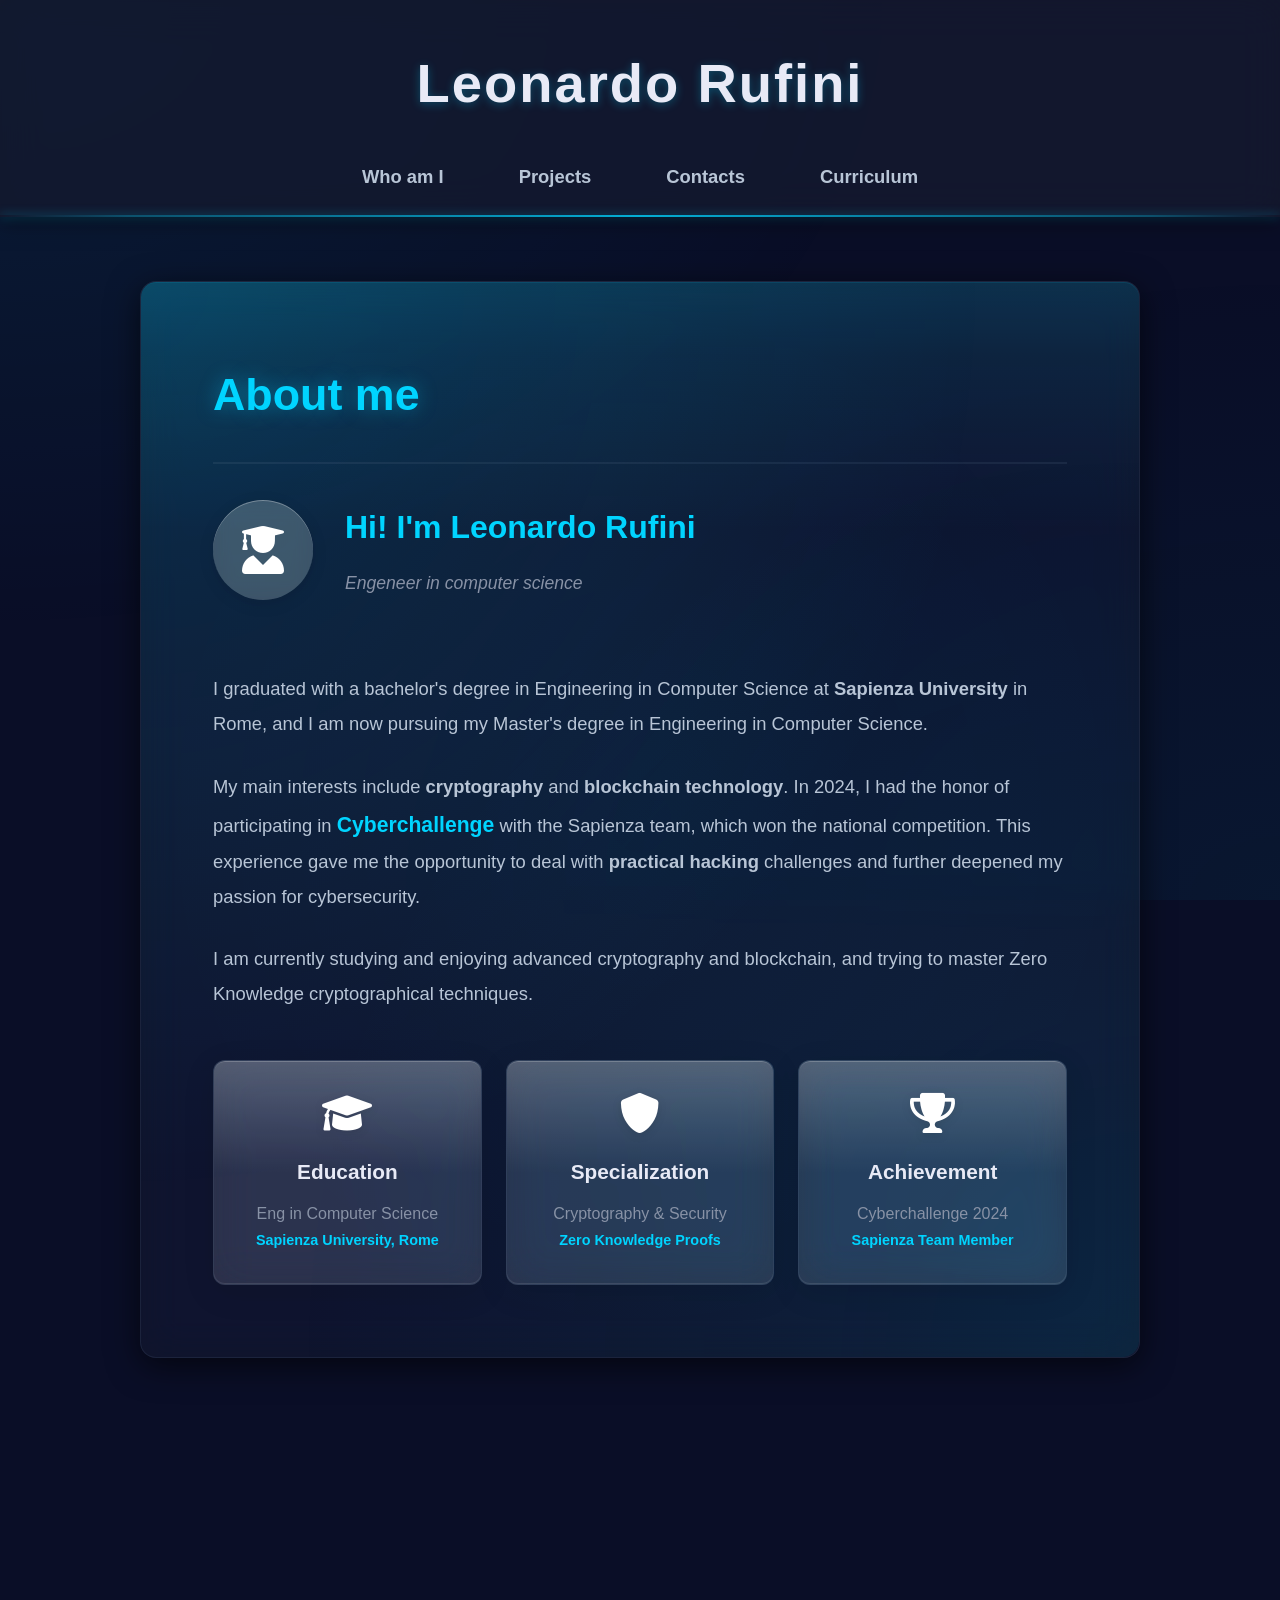
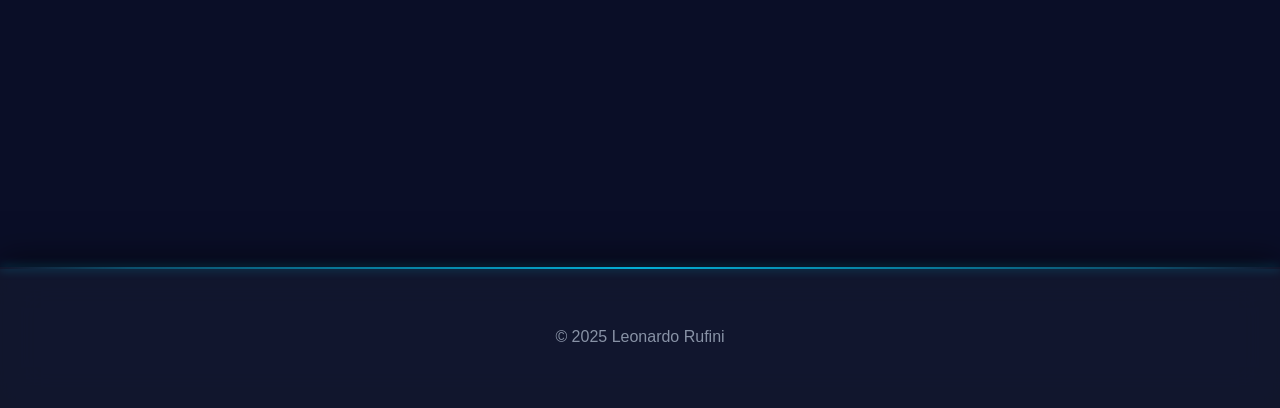
<file: DarkModern.html>
<!DOCTYPE html>
<html lang="it">
<head>
  <meta charset="UTF-8">
  <meta name="viewport" content="width=device-width, initial-scale=1.0">
  <title>Leonardo Rufini</title>
  <!-- Font da Google -->
  <link href="https://fonts.googleapis.com/css2?family=Roboto+Mono:wght@400;500;700&family=Poppins:wght@400;600;700&display=swap" rel="stylesheet">
  <!-- Font Awesome for Icons -->
  <link rel="stylesheet" href="https://cdnjs.cloudflare.com/ajax/libs/font-awesome/6.0.0-beta3/css/all.min.css">



  <!-- Inline CSS -->
  <style>
    /* Professional Dark Theme CSS Variables */
    :root {
     /* Deep, sophisticated dark background */
     --primary-bg: #0a0e27;
     --secondary-bg: #131829;
     --section-bg: rgba(20, 25, 45, 0.6);
     --card-bg: rgba(25, 32, 56, 0.5);
     
     /* Elegant accent colors - sophisticated teal/cyan */
     --accent-color: #00d4ff;
     --accent-secondary: #00a8cc;
     --accent-muted: #0891b2;
     --accent-glow: rgba(0, 212, 255, 0.4);
     
     /* Text colors for excellent readability */
     --text-primary: #e8eaf6;
     --text-secondary: #b8c5d6;
     --text-muted: #8892a6;
     --text-white: #ffffff;
     
     /* Borders with subtle elegance */
     --border-color: rgba(100, 120, 150, 0.15);
     --border-hover: rgba(0, 212, 255, 0.3);
     --border-bright: rgba(0, 212, 255, 0.5);
     
     /* Shadows for depth */
     --box-shadow: 0 8px 32px rgba(0, 0, 0, 0.4);
     --box-shadow-hover: 0 16px 48px rgba(0, 0, 0, 0.6);
     --glow-shadow: 0 0 30px rgba(0, 212, 255, 0.2);
     
     /* Gradient accents */
     --glass-highlight: linear-gradient(
       135deg,
       rgba(0, 212, 255, 0.1) 0%,
       rgba(0, 168, 204, 0.05) 50%,
       rgba(0, 212, 255, 0.1) 100%
     );
     
     --clickable-hover: linear-gradient(
        90deg,
        #00d4ff,
        #00a8cc,
        #0891b2,
        #00a8cc,
        #00d4ff
      );
     
     --border-radius-main: 16px;
     --border-radius-card: 12px;
     --transition-speed: 0.3s;
     --animation-duration: 0.7s;
     --stagger-delay: 0.08s;
    }

    * {
      box-sizing: border-box;
    }

    html, body {
      overflow-x: hidden;
      margin: 0;
      scroll-behavior: smooth;
    }

    body {
     font-family: -apple-system, BlinkMacSystemFont, "Helvetica Neue", sans-serif;
      margin: 0;
      line-height: 1.8;
      background: var(--primary-bg);
      color: var(--text-primary);
      position: relative;
      min-height: 100vh;
    }
    
    /* Subtle animated gradient overlay */
    body::before {
      content: '';
      position: fixed;
      top: 0;
      left: 0;
      right: 0;
      bottom: 0;
      background: radial-gradient(
        ellipse at top left,
        rgba(0, 212, 255, 0.08) 0%,
        transparent 50%
      ),
      radial-gradient(
        ellipse at bottom right,
        rgba(0, 168, 204, 0.06) 0%,
        transparent 50%
      );
      pointer-events: none;
      z-index: 0;
      animation: subtleShift 20s ease-in-out infinite alternate;
    }
    
    @keyframes subtleShift {
      0% { opacity: 0.5; }
      100% { opacity: 1; }
    }
    
    /* Header e Navbar */
    header {
      background: rgba(20, 25, 45, 0.85);
      backdrop-filter: blur(20px) saturate(150%);
      -webkit-backdrop-filter: blur(20px) saturate(150%);
      color: var(--text-primary);
      padding: 1.5em 0;
      text-align: center;
      position: sticky;
      top: 0;
      z-index: 1000;
      transition: all 0.4s cubic-bezier(0.4, 0, 0.2, 1);
      display: flex;
      flex-direction: column;
      align-items: center;
      box-shadow: 0 4px 20px rgba(0, 0, 0, 0.5);
      position: relative;
    }
    
    /* Gradient border bottom for header */
    header::after {
      content: '';
      position: absolute;
      bottom: 0;
      left: 0;
      right: 0;
      height: 2px;
      background: linear-gradient(
        90deg,
        transparent 0%,
        rgba(0, 212, 255, 0.3) 10%,
        rgba(0, 212, 255, 0.8) 50%,
        rgba(0, 212, 255, 0.3) 90%,
        transparent 100%
      );
      box-shadow: 0 0 10px rgba(0, 212, 255, 0.5);
    }

    /* Header scroll effect */
    header.scrolled {
      background: rgba(20, 25, 45, 0.95);
      backdrop-filter: blur(30px) saturate(180%);
      -webkit-backdrop-filter: blur(30px) saturate(180%);
      padding: 0.8em 0;
      box-shadow: 0 8px 32px rgba(0, 0, 0, 0.6);
    }
    
    header.scrolled::after {
      background: linear-gradient(
        90deg,
        transparent 0%,
        rgba(0, 212, 255, 0.4) 10%,
        rgba(0, 212, 255, 1) 50%,
        rgba(0, 212, 255, 0.4) 90%,
        transparent 100%
      );
      box-shadow: 0 0 15px rgba(0, 212, 255, 0.7);
    }
    
    header h1 {
      font-family: inherit;
      font-size: 3.4em; /* Even larger, more impactful title */
      margin: 0.2em 0 0.5em 0;
      letter-spacing: 2px;
      color: var(--text-primary);
      transition: font-size 0.3s ease, margin 0.3s ease;
      text-shadow: 0 2px 10px rgba(0, 212, 255, 0.3);
    }

    header.scrolled h1 {
        font-size: 2.6em;
    }

    nav {
      width: 100%;
      max-width: 1200px;
    }

    .nav-list {
      list-style: none;
      display: flex;
      justify-content: center;
      gap: 45px; /* More space */
      margin: 0;
      padding: 0;
      flex-wrap: wrap;
    }

    .nav-list li {
      margin: 0;
    }
    
    .nav-list a {
      color: var(--text-secondary);
      text-decoration: none;
      font-weight: 600;
      font-family: inherit;
      font-size: 1.15em;
      transition: all var(--transition-speed) ease;
      padding: 8px 15px;
      border-radius: var(--border-radius-card);
      position: relative;
    }

    .nav-list a::after {
        content: '';
        position: absolute;
        width: 0;
        height: 2px;
        background: var(--accent-color);
        bottom: 0;
        left: 50%;
        transform: translateX(-50%);
        transition: width var(--transition-speed) ease;
        box-shadow: 0 0 0px transparent;
    }

    .nav-list a:hover::after,
    .nav-list a.active::after {
        width: 100%;
        background: var(--accent-color);
        box-shadow: 0 0 10px var(--accent-glow), 0 0 20px var(--accent-glow);
    }

    .nav-list a:hover{
      color: var(--accent-color);
      transform: translateY(-3px);
      font-weight: 700;
      text-decoration: none;
      text-shadow: 0 0 10px var(--accent-glow);
    }

    /* Modern Glass Toggle Button */
    .nav-toggle {
        display: none;
        background: rgba(25, 32, 56, 0.8);
        backdrop-filter: blur(10px);
        -webkit-backdrop-filter: blur(10px);
        border: 1.5px solid var(--border-color);
        border-radius: 50%;
        cursor: pointer;
        padding: 0;
        z-index: 1001;
        transition: all 0.3s cubic-bezier(0.4, 0, 0.2, 1);
        position: relative;
        width: 50px;
        height: 50px;
        align-items: center;
        justify-content: center;
        box-shadow: 
          0 4px 16px rgba(0, 0, 0, 0.1),
          inset 0 1px 0 rgba(255, 255, 255, 0.3);
    }
    
    .nav-toggle:hover {
        background: rgba(255, 255, 255, 0.25);
        border-color: rgba(255, 255, 255, 0.5);
        transform: scale(1.05);
        box-shadow: 
          0 6px 20px rgba(0, 0, 0, 0.15),
          inset 0 1px 0 rgba(255, 255, 255, 0.4);
    }
    
    /* Icon inside the button */
    .nav-toggle i {
      font-size: 1.4em;
      color: rgba(255, 255, 255, 0.95);
      transition: all 0.3s ease;
    }
    
    /* When nav is active, change icon */
    .nav-toggle.active {
      background: rgba(255, 255, 255, 0.2);
      transform: rotate(90deg);
    }
    
    .nav-toggle.active i:before {
      content: "\f00d"; /* Font Awesome X icon code */
    }
    
    /* Sezioni - Elegant Dark Glass Morphism */
    section {
      padding: 4.5em;
      max-width: 1000px;
      margin: 2.5em auto;
      margin-top: 5%;
      margin-bottom: 5%;
      
      /* Sophisticated dark glass effect */
      background: var(--section-bg);
      backdrop-filter: blur(20px) saturate(150%);
      -webkit-backdrop-filter: blur(20px) saturate(150%);
      
      border-radius: var(--border-radius-main);
      color: var(--text-primary);
      position: relative;
      overflow: hidden;
      
      /* Elegant border with accent */
      border: 1px solid var(--border-color);
      
      /* Deep shadows for depth */
      box-shadow: 
        0 8px 32px rgba(0, 0, 0, 0.6),
        inset 0 1px 0 rgba(0, 212, 255, 0.1);

      opacity: 0;
      transform: translateY(40px);
      transition: all var(--animation-duration) cubic-bezier(0.4, 0, 0.2, 1);
    }
    
    /* Enhanced accent glow gradient - More Visible */
    section::before {
      content: '';
      position: absolute;
      top: 0;
      left: 0;
      right: 0;
      bottom: 0;
      border-radius: var(--border-radius-main);
      background: radial-gradient(
        ellipse at top left,
        rgba(0, 212, 255, 0.15) 0%,
        rgba(0, 212, 255, 0.08) 25%,
        transparent 60%
      ),
      radial-gradient(
        ellipse at bottom right,
        rgba(0, 168, 204, 0.12) 0%,
        rgba(0, 168, 204, 0.06) 25%,
        transparent 60%
      ),
      radial-gradient(
        ellipse at center,
        rgba(0, 212, 255, 0.03) 0%,
        transparent 70%
      );
      pointer-events: none;
      z-index: 1;
    }
    
    /* Enhanced shine effect */
    section::after {
      content: '';
      position: absolute;
      top: -1px;
      left: -1px;
      right: -1px;
      height: 250px;
      background: linear-gradient(
        180deg,
        rgba(0, 212, 255, 0.15) 0%,
        rgba(0, 212, 255, 0.08) 30%,
        transparent 100%
      );
      border-radius: var(--border-radius-main) var(--border-radius-main) 0 0;
      pointer-events: none;
      z-index: 2;
    }
    
    /* Hover effect for sections */
    section:hover {
      border-color: var(--border-hover);
      box-shadow: 
        0 16px 48px rgba(0, 0, 0, 0.8),
        0 0 0 1px var(--border-hover),
        inset 0 1px 0 rgba(0, 212, 255, 0.2),
        var(--glow-shadow);
      transform: translateY(-5px);
    }
    
    section:hover::after {
      opacity: 0.8;
    }

    section.is-visible {
      opacity: 1;
      transform: translateY(0);
    }

    section h2 {
      font-family: inherit;
      font-size: 2.8em; /* Larger section titles */
      color: var(--accent-color);
      margin-top: 0; /* Ensures consistent top spacing within section */
      margin-bottom: 0.8em;
      border-bottom: 2px solid var(--border-color);
      padding-bottom: 0.6em; /* Slightly more padding */
      position: relative;
      z-index: 3; /* Above effects */
      text-shadow: 0 0 20px var(--accent-glow);
    }

    section p {
        font-size: 1.15em;
        margin-bottom: 1.2em;
        line-height: 1.9;
        position: relative;
        z-index: 3; /* Above effects */
        color: var(--text-secondary);
    }
    
    #project-list {
      display: grid;
      grid-template-columns: repeat(auto-fit, minmax(300px, 1fr)); /* Responsive min-width */
      gap: 2.2em; /* More space between projects */
      margin-top: 2.5em;
      position: relative;
      z-index: 3; /* Above bubble effects */
    }

    .project {
      background: var(--card-bg);
      backdrop-filter: blur(15px) saturate(150%);
      -webkit-backdrop-filter: blur(15px) saturate(150%);
      padding: 2.2em;
      border-radius: var(--border-radius-card);
      color: var(--text-primary);
      
      /* Elegant border and shadow */
      border: 1px solid var(--border-color);
      box-shadow: 
        0 8px 32px rgba(0, 0, 0, 0.5),
        inset 0 1px 0 rgba(0, 212, 255, 0.05);
      
      transition: all var(--transition-speed) cubic-bezier(0.4, 0, 0.2, 1);
      display: flex;
      flex-direction: column;
      justify-content: space-between;
      position: relative;
      overflow: hidden;

      opacity: 0;
      transform: translateY(25px);
    }
    
    /* Subtle top gradient */
    .project::before {
      content: '';
      position: absolute;
      top: 0;
      left: 0;
      right: 0;
      height: 50%;
      background: linear-gradient(
        180deg,
        rgba(0, 212, 255, 0.03) 0%,
        transparent 100%
      );
      pointer-events: none;
      border-radius: var(--border-radius-card) var(--border-radius-card) 0 0;
    }

    .project.is-visible {
        opacity: 1;
        transform: translateY(0);
    }

    .project:hover {
      transform: translateY(-10px) scale(1.02);
      border-color: var(--border-hover);
      box-shadow: 
        0 16px 48px rgba(0, 0, 0, 0.7),
        0 0 0 1px var(--border-hover),
        inset 0 1px 0 rgba(0, 212, 255, 0.1),
        var(--glow-shadow);
    }

    .project h3 {
        font-family: inherit;
        font-size: 1.6em; /* Larger project title */
        margin-top: 0;
        margin-bottom: 0.6em;
        color: var(--accent-color);
        transition: color var(--transition-speed) ease;
        word-wrap: break-word; /* Allows long words to break */
        overflow-wrap: break-word; /* Alternative for word-wrap */
        white-space: normal; /* Ensures text wraps normally */
        line-height: 1.3; /* Improves readability of wrapped titles */
        text-shadow: 0 0 10px var(--accent-glow);
    }

    .project h3:hover {
        color: var(--accent-color); /* White on project title hover */
    }

    .project hr {
        border: none;
        border-top: 1px solid var(--border-color);
        margin: 1.2em 0;
    }

    .project p {
        font-size: 1.05em; /* Slightly larger project description */
        margin-bottom: 1.5em;
        flex-grow: 1;
        color: var(--text-secondary); /* Readable secondary text */
    }

    .project ul {
      list-style: none;
      padding: 0;
      margin-top: 1.8em; /* More space */
      font-size: 0.98em;
      color: var(--text-secondary);
      display: flex;
      flex-wrap: wrap;
      gap: 18px; /* More space between items */
    }

    .project ul li {
        background-color: rgba(0, 212, 255, 0.08); /* Subtle accent background */
        padding: 6px 12px;
        border-radius: 6px;
        font-family: inherit;
        color: var(--text-secondary);
        border: 1px solid rgba(0, 212, 255, 0.2);
    }

    .project ul li strong {
        color: var(--accent-color);
        text-shadow: 0 0 5px var(--accent-glow);
    }
    
    /* Footer - Dark Elegant */
    footer {
      text-align: center;
      padding: 2.5em;
      background: rgba(20, 25, 45, 0.8);
      backdrop-filter: blur(20px) saturate(150%);
      -webkit-backdrop-filter: blur(20px) saturate(150%);
      color: var(--text-muted);
      width: 100%;
      margin-top: 3em;
      box-shadow: 0 -8px 32px rgba(0, 0, 0, 0.5);
      position: relative;
    }
    
    /* Gradient border top for footer */
    footer::before {
      content: '';
      position: absolute;
      top: 0;
      left: 0;
      right: 0;
      height: 2px;
      background: linear-gradient(
        90deg,
        transparent 0%,
        rgba(0, 212, 255, 0.3) 10%,
        rgba(0, 212, 255, 0.8) 50%,
        rgba(0, 212, 255, 0.3) 90%,
        transparent 100%
      );
      box-shadow: 0 0 10px rgba(0, 212, 255, 0.5);
    }
    
    /* Link repository */
    .project a {
      text-decoration: none;
      color: var(--accent-color);
      transition: color var(--transition-speed) ease;
      font-weight: 700;
    }
    .project a:hover{
      color: var(--accent-color);
      text-decoration: none;
    }

    /* General Links */
    a {
      color: var(--accent-color);
      text-decoration: none;
      transition: all var(--transition-speed) ease;
    }

    /* Hover: elegant glow effect */
    a:hover:not(.contact-card) {
      color: var(--accent-color);
      text-shadow: 0 0 10px var(--accent-glow);
      text-decoration: none;
    }

    /* Every Section Links */
    section#about a,
    section#projects a {
        color: var(--accent-color);
        font-weight: 600;
        font-size: 1.15em;
    }

    section#about a:hover,
    section#projects a:hover {
        text-shadow: 0 0 15px var(--accent-glow);
    }

    /* BUTTON BASE STATE - Elegant Dark Design */
    .download-btn {
      display: inline-flex;
      align-items: center;
      padding: 16px 35px;
      background: linear-gradient(135deg, var(--accent-color) 0%, var(--accent-secondary) 100%);
      color: var(--primary-bg);
      font-size: 19px;
      font-weight: 700;
      border: 1px solid var(--accent-color);
      border-radius: var(--border-radius-main);
      text-decoration: none;
      transition: all var(--transition-speed) cubic-bezier(0.4, 0, 0.2, 1);
      box-shadow: 
        0 4px 16px var(--accent-glow),
        0 0 30px var(--accent-glow);
      cursor: pointer;
      text-transform: uppercase;
      letter-spacing: 1.5px;
      position: relative;
      z-index: 1;
    }

    /* HOVER STATE — elegant glow */
    .download-btn:hover {
      background: linear-gradient(135deg, var(--accent-secondary) 0%, var(--accent-color) 100%);
      transform: translateY(-6px) scale(1.04);
      box-shadow: 
        0 8px 24px var(--accent-glow),
        0 0 50px var(--accent-glow);
    }

    .download-btn svg {
      margin-right: 14px;
      width: 26px; /* Larger icon */
      height: 26px;
      fill: currentColor;
    }

    /* ========== CONTACT SECTION STYLES - COMPLETE REWRITE ========== */
    .contact-grid {
      display: grid;
      grid-template-columns: repeat(auto-fit, minmax(280px, 1fr));
      gap: 2em;
      margin-top: 2em;
      position: relative;
      z-index: 3; /* Above bubble effects */
    }

    /* Contact Card - Base State */
    .contact-card {
      /* Dark glass morphism */
      background: var(--card-bg);
      backdrop-filter: blur(15px) saturate(150%);
      -webkit-backdrop-filter: blur(15px) saturate(150%);
      
      /* Layout */
      padding: 2.5em 2em;
      border-radius: var(--border-radius-card);
      text-align: center;
      display: block;
      position: relative;
      overflow: hidden;
      
      /* Border and shadow */
      border: 1px solid var(--border-color);
      box-shadow: 
        0 8px 32px rgba(0, 0, 0, 0.5),
        inset 0 1px 0 rgba(0, 212, 255, 0.05);
      
      /* Interaction */
      cursor: pointer;
      text-decoration: none;
      transition: all 0.4s cubic-bezier(0.4, 0, 0.2, 1);
    }
    
    /* Subtle top gradient */
    .contact-card::before {
      content: '';
      position: absolute;
      top: 0;
      left: 0;
      right: 0;
      height: 50%;
      background: linear-gradient(
        180deg,
        rgba(0, 212, 255, 0.03) 0%,
        transparent 100%
      );
      pointer-events: none;
      border-radius: var(--border-radius-card) var(--border-radius-card) 0 0;
      z-index: 1;
    }

    /* Contact Card - Hover State */
    .contact-card:hover {
      transform: translateY(-8px);
      border-color: var(--border-hover);
      box-shadow: 
        0 16px 48px rgba(0, 0, 0, 0.7),
        0 0 0 1px var(--border-hover),
        inset 0 1px 0 rgba(0, 212, 255, 0.1),
        var(--glow-shadow);
    }

    /* Contact Icon Circle - Base State */
    .contact-icon {
      /* Layout */
      width: 80px;
      height: 80px;
      margin: 0 auto 1.5em;
      display: flex;
      align-items: center;
      justify-content: center;
      position: relative;
      z-index: 2;
      
      /* Dark glass effect */
      background: rgba(0, 212, 255, 0.1);
      backdrop-filter: blur(10px);
      -webkit-backdrop-filter: blur(10px);
      border-radius: 50%;
      border: 1px solid var(--border-hover);
      box-shadow: 
        0 4px 16px rgba(0, 0, 0, 0.4),
        inset 0 1px 0 rgba(0, 212, 255, 0.2),
        0 0 20px var(--accent-glow);
      
      /* Transition */
      transition: all 0.4s cubic-bezier(0.4, 0, 0.2, 1);
    }

    /* Contact Icon Circle - Hover State with rotation */
    .contact-card:hover .contact-icon {
      background: rgba(0, 212, 255, 0.15);
      transform: rotate(360deg) scale(1.05);
      border-color: var(--accent-color);
      box-shadow: 
        0 8px 24px rgba(0, 0, 0, 0.6),
        inset 0 1px 0 rgba(0, 212, 255, 0.3),
        0 0 30px var(--accent-glow);
    }

    /* Icon itself - Always visible */
    .contact-icon i {
      font-size: 2.5em;
      color: var(--accent-color);
      transition: all 0.3s ease;
      position: relative;
      z-index: 3;
      filter: drop-shadow(0 0 10px var(--accent-glow));
    }

    /* Contact Card Title */
    .contact-card h3 {
      font-size: 1.4em;
      color: var(--text-primary);
      margin: 0;
      font-family: inherit;
      font-weight: 600;
      transition: all 0.3s ease;
      position: relative;
      z-index: 2;
    }
    
    /* Title on hover - accent glow */
    .contact-card:hover h3 {
      color: var(--accent-color);
      text-shadow: 0 0 15px var(--accent-glow);
    }

    /* Curriculum Section Styles - Glass Effect */
    .cv-container {
      background: rgba(255, 255, 255, 0.12);
      backdrop-filter: blur(20px) saturate(180%);
      -webkit-backdrop-filter: blur(20px) saturate(180%);
      padding: 3em 2em;
      border-radius: var(--border-radius-card);
      text-align: center;
      border: 1.5px solid var(--border-color);
      box-shadow: 
        0 8px 32px rgba(0, 0, 0, 0.1),
        inset 0 1px 0 rgba(255, 255, 255, 0.2),
        inset 0 -1px 0 rgba(255, 255, 255, 0.1);
      max-width: 600px;
      margin: 2em auto 0;
      position: relative;
      overflow: hidden;
      z-index: 3; /* Above bubble effects */
    }
    
    /* Glass highlight */
    .cv-container::before {
      content: '';
      position: absolute;
      top: 0;
      left: 0;
      right: 0;
      height: 50%;
      background: linear-gradient(
        180deg,
        rgba(255, 255, 255, 0.2) 0%,
        rgba(255, 255, 255, 0) 100%
      );
      pointer-events: none;
      border-radius: var(--border-radius-card) var(--border-radius-card) 0 0;
    }

    .cv-icon {
      width: 100px;
      height: 100px;
      margin: 0 auto 1.5em;
      background: rgba(255, 255, 255, 0.2);
      backdrop-filter: blur(10px);
      -webkit-backdrop-filter: blur(10px);
      border-radius: 50%;
      display: flex;
      align-items: center;
      justify-content: center;
      transition: all var(--transition-speed) ease;
      animation: pulse 2s ease-in-out infinite;
      border: 1px solid var(--border-glow);
      box-shadow: 
        0 4px 16px rgba(0, 0, 0, 0.1),
        inset 0 1px 0 rgba(255, 255, 255, 0.3);
      position: relative;
      z-index: 1;
    }

    .cv-icon i {
      font-size: 3em;
      color: var(--text-white);
    }

    .cv-container h3 {
      font-size: 1.8em;
      color: var(--accent-color);
      margin: 0 0 0.5em 0;
      font-family: inherit;
    }

    .cv-container p {
      font-size: 1.1em;
      color: var(--text-muted);
      margin-bottom: 2em;
      line-height: 1.6;
    }

    /* About Section Styles */
    .about-container {
      margin-top: 2em;
    }

    .about-intro {
      display: flex;
      align-items: center;
      gap: 2em;
      margin-bottom: 2.5em;
      padding-bottom: 2em;
      position: relative;
      z-index: 3; /* Above bubble effects */
      /* border-bottom: 1px solid var(--border-color); */
    }

    .about-icon {
      width: 100px;
      height: 100px;
      min-width: 100px;
      background: rgba(255, 255, 255, 0.2);
      backdrop-filter: blur(10px);
      -webkit-backdrop-filter: blur(10px);
      border-radius: 50%;
      display: flex;
      align-items: center;
      justify-content: center;
      border: 1px solid var(--border-glow);
      box-shadow: 
        0 4px 16px rgba(0, 0, 0, 0.1),
        inset 0 1px 0 rgba(255, 255, 255, 0.3);
    }

    .about-icon i {
      font-size: 3em;
      color: var(--text-white);
    }

    .about-text h3 {
      font-size: 2em;
      color: var(--accent-color);
      margin: 0 0 0.3em 0;
      font-family: inherit;
    }

    .about-subtitle {
      font-size: 1.1em;
      color: var(--text-muted);
      margin: 0;
      font-style: italic;
    }

    .about-content {
      margin-bottom: 3em;
    }

    .about-content p {
      font-size: 1.15em;
      line-height: 1.9;
      margin-bottom: 1.5em;
    }

    .about-content strong {
      color: var(--accent-color);
      font-weight: 600;
    }

    .about-highlights {
      display: grid;
      grid-template-columns: repeat(auto-fit, minmax(250px, 1fr));
      gap: 1.5em;
      margin-top: 2em;
      position: relative;
      z-index: 3; /* Above bubble effects */
    }

    .highlight-card {
      background: rgba(255, 255, 255, 0.12);
      backdrop-filter: blur(20px) saturate(180%);
      -webkit-backdrop-filter: blur(20px) saturate(180%);
      padding: 2em 1.5em;
      border-radius: var(--border-radius-card);
      text-align: center;
      border: 1.5px solid var(--border-color);
      transition: all var(--transition-speed) cubic-bezier(0.4, 0, 0.2, 1);
      box-shadow: 
        0 8px 32px rgba(0, 0, 0, 0.1),
        inset 0 1px 0 rgba(255, 255, 255, 0.2),
        inset 0 -1px 0 rgba(255, 255, 255, 0.1);
      position: relative;
      overflow: hidden;
    }
    
    /* Glass highlight */
    .highlight-card::before {
      content: '';
      position: absolute;
      top: 0;
      left: 0;
      right: 0;
      height: 50%;
      background: linear-gradient(
        180deg,
        rgba(255, 255, 255, 0.2) 0%,
        rgba(255, 255, 255, 0) 100%
      );
      pointer-events: none;
      border-radius: var(--border-radius-card) var(--border-radius-card) 0 0;
    }

    .highlight-card:hover {
      transform: translateY(-5px);
      border-color: var(--border-glow);
      background: rgba(255, 255, 255, 0.18);
      box-shadow: 
        0 12px 48px rgba(0, 0, 0, 0.15),
        inset 0 1px 0 rgba(255, 255, 255, 0.3),
        inset 0 -1px 0 rgba(255, 255, 255, 0.15);
    }

    .highlight-card i {
      font-size: 2.5em;
      color: var(--text-white);
      margin-bottom: 0.5em;
      display: block;
      position: relative;
      z-index: 1;
      filter: drop-shadow(0 2px 4px rgba(0, 0, 0, 0.1));
    }

    .highlight-card h4 {
      font-size: 1.3em;
      color: var(--text-light);
      margin: 0.5em 0;
      font-family: inherit;
    }

    .highlight-card p {
      font-size: 1em;
      color: var(--text-muted);
      margin: 0.5em 0 0 0;
      line-height: 1.6;
    }

    .highlight-card span {
      font-size: 0.9em;
      color: var(--accent-color);
      font-weight: 600;
    }

    /* Responsive adjustments */
    @media (max-width: 900px) {
        section {
            padding: 3.5em 2.5em;
            margin: 2.5em auto; /* Reduced margin */
        }
        header h1 {
            font-size: 2.8em;
        }
        section h2 {
            font-size: 2.4em;
        }
        .project {
            padding: 1.8em;
        }
        #project-list {
            gap: 1.8em;
        }
    }

    @media (max-width: 768px) {
      /* Prevent all scrolling when mobile nav is open */
      body.nav-active {
        overflow: hidden;
        position: fixed;
        width: 100%;
        height: 100%;
      }
      
      header {
          flex-direction: row;
          justify-content: space-between;
          padding: 1em 1.5em;
          align-items: center;
      }
      header h1 {
        font-size: 2.2em;
        margin: 0;
      }
      header.scrolled h1 {
        font-size: 2em;
      }

      .nav-toggle {
        display: flex !important; /* Show only on smartphone */
        z-index: 1003; /* Ensure button stays above nav */
      }

      nav {
        position: fixed; /* Keep nav fixed to cover viewport */
        top: 0;
        left: 0;
        width: 100vw;
        height: 100vh;
        background: rgba(30, 20, 60, 0.98); /* Darker background */
        backdrop-filter: blur(40px) saturate(180%); /* Stronger frosted glass effect */
        -webkit-backdrop-filter: blur(40px) saturate(180%); /* Safari support */
        display: flex;
        align-items: center;
        justify-content: center;
        transform: translateX(100%);
        transition: transform 0.4s ease-in-out;
        z-index: 1001;
        overflow: hidden; /* Prevent scrolling within nav */
        -webkit-overflow-scrolling: auto;
      }
      nav.active {
        transform: translateX(0);
      }

      .nav-list {
        flex-direction: column;
        gap: 25px;
        font-size: 1em;
        padding: 20px;
        margin: 0;
        text-align: center;
      }
      .nav-list a {
          font-size: 1.8em; /* Even larger links for better touch target */
          padding: 18px 30px;
          color: var(--text-light); /* Use theme text color for mobile nav links */
          display: block;
          width: 100%;
      }
      .nav-list a:hover {
        color: var(--accent-color); /* Accent color on hover */
      }
      .nav-list a::after {
          height: 3px;
          background: var(--accent-color); /* Accent color for underline */
      }
      .nav-list a.active::after {
          background: var(--accent-color); /* Accent color underline for active mobile link */
      }


      section {
        padding: 2em 1.2em;
        margin: 1.5em 1em; /* More horizontal margin to show background */
      }
      section h2 {
        font-size: 2em;
        padding-bottom: 0.5em;
      }
      section p {
        font-size: 1em;
      }
      #project-list {
        grid-template-columns: 1fr;
        gap: 1.2em;
        margin: 1.5em 0; /* Better centering */
        padding: 0 0.5em; /* Add horizontal padding */
      }
      .project {
        margin-top: 1%;
        margin-bottom: 1%;
        padding: 1.2em;
        margin-left: auto;   
        margin-right: auto;  
        max-width: 90%;      
        min-width: 280px;    
      }
      .project h3 {
        font-size: 1.2em; /* Smaller to prevent overflow */
        line-height: 1.3; /* Better line spacing */
        word-wrap: break-word; /* Prevent overflow */
        overflow-wrap: break-word; /* Additional overflow protection */
      }
      .project p {
        font-size: 0.9em;
        line-height: 1.4; /* Better readability */
      }
      .project ul li {
        font-size: 0.9em;
        padding: 4px 8px;
      }
      .download-btn {
          padding: 14px 25px;
          font-size: 17px;
      }
      .download-btn svg {
          width: 22px;
          height: 22px;
      }
      .contact-grid {
        grid-template-columns: 1fr;
        gap: 1.5em;
      }
      .contact-card {
        padding: 2em 1.5em;
      }
      .contact-icon {
        width: 70px;
        height: 70px;
      }
      .contact-icon i {
        font-size: 2em;
      }
      .cv-container {
        padding: 2em 1.5em;
        margin: 1.5em auto 0;
      }
      .cv-icon {
        width: 80px;
        height: 80px;
      }
      .cv-icon i {
        font-size: 2.5em;
      }
      .cv-container h3 {
        font-size: 1.5em;
      }
      .cv-container p {
        font-size: 1em;
      }
      .about-intro {
        flex-direction: column;
        text-align: center;
        gap: 1.5em;
      }z
      .about-icon {
        width: 80px;
        height: 80px;
        min-width: 80px;
      }
      .about-icon i {
        font-size: 2.5em;
      }
      .about-text h3 {
        font-size: 1.6em;
      }
      .about-subtitle {
        font-size: 1em;
      }
      .about-highlights {
        grid-template-columns: 1fr;
        gap: 1.2em;
      }
      .highlight-card {
        padding: 1.5em 1em;
      }
      .highlight-card i {
        font-size: 2em;
      }
      .highlight-card h4 {
        font-size: 1.2em;
      }
    }

    @keyframes pulse {
      0%, 100% {
        transform: scale(1);
        box-shadow: 
          0 4px 16px rgba(0, 0, 0, 0.1),
          0 0 0 0 rgba(255, 255, 255, 0.7),
          inset 0 1px 0 rgba(255, 255, 255, 0.3);
      }
      50% {
        transform: scale(1.05);
        box-shadow: 
          0 8px 24px rgba(0, 0, 0, 0.15),
          0 0 0 20px rgba(255, 255, 255, 0),
          inset 0 1px 0 rgba(255, 255, 255, 0.4);
      }
    }

  </style>
</head>
<body>
  <!-- Header e Navbar -->
  <header>
    <h1>Leonardo Rufini</h1>
    <button class="nav-toggle" aria-label="Toggle navigation">
      <i class="fas fa-bars"></i>
    </button>
    <nav>
      <ul class="nav-list">
        <li><a href="#about">Who am I</a></li>
        <li><a href="#projects">Projects</a></li>
        <li><a href="#contact">Contacts</a></li>
        <li><a href="#curriculum">Curriculum</a></li>
      </ul>
    </nav>
  </header>

  <!-- Sezione Chi Sono -->
  <section id="about" class="animated-section">
    <h2>About me</h2>
    
    <div class="about-container">
      <div class="about-intro">
        <div class="about-icon">
          <i class="fas fa-user-graduate"></i>
        </div>
        <div class="about-text">
          <h3>Hi! I'm Leonardo Rufini</h3>
          <p class="about-subtitle">Engeneer in computer science</p>
        </div>
      </div>

      <div class="about-content">
        <p>I graduated with a bachelor's degree in Engineering in Computer Science at <b>Sapienza University</b> in Rome, 
          and I am now pursuing my Master's degree in Engineering in Computer Science.</p>
        
        <p>My main interests include <b>cryptography</b> and <b>blockchain technology</b>. 
          In 2024, I had the honor of participating in <a href="https://cyberchallenge.it" target="_blank" rel="noopener noreferrer">Cyberchallenge</a>
          with the Sapienza team, which won the national competition. This experience gave me the opportunity to deal with <b> practical hacking </b>challenges and further deepened my passion for cybersecurity.</p>
        
        <p> I am currently studying and enjoying advanced cryptography and blockchain, and trying to master Zero Knowledge cryptographical techniques.</p>
      </div>

      <div class="about-highlights">
        <div class="highlight-card">
          <i class="fas fa-graduation-cap"></i>
          <h4>Education</h4>
          <p>Eng in Computer Science<br><span>Sapienza University, Rome</span></p>
        </div>
        <div class="highlight-card">
          <i class="fas fa-shield-alt"></i>
          <h4>Specialization</h4>
          <p>Cryptography & Security<br><span>Zero Knowledge Proofs</span></p>
        </div>
        <div class="highlight-card">
          <i class="fas fa-trophy"></i>
          <h4>Achievement</h4>
          <p>Cyberchallenge 2024<br><span>Sapienza Team Member</span></p>
        </div>
      </div>
    </div>
  </section>

  <!-- Sezione Progetti -->
  <section id="projects" class="animated-section">
    <h2>Projects on Github</h2>
    <div id="project-list">
      <p style="color: var(--text-light);">Loading Github projects ...</p>
    </div>
    </section>

    <!-- Sezione Contatti -->
    <!-- Sezione Contatti -->
    <section id="contact" class="animated-section">
    <h2>Contact me</h2>
    
    <div class="contact-grid">
      <a href="mailto:leo.rufini.459@gmail.com" class="contact-card">
        <div class="contact-icon">
          <i class="fas fa-envelope"></i>
        </div>
        <h3>Email</h3>
      </a>

      <a href="https://github.com/pennyw1ze" target="_blank" rel="noopener noreferrer" class="contact-card">
        <div class="contact-icon">
          <i class="fab fa-github"></i>
        </div>
        <h3>GitHub</h3>
      </a>

      <a href="https://www.linkedin.com/in/leonardo-rufini-217700335?utm_source=share&utm_campaign=share_via&utm_content=profile&utm_medium=android_app" target="_blank" rel="noopener noreferrer" class="contact-card">
        <div class="contact-icon">
          <i class="fab fa-linkedin"></i>
        </div>
        <h3>LinkedIn</h3>
      </a>
    </div>
    </section>

    <section id="curriculum" class="animated-section">
    <h2>Curriculum</h2>
    <div class="cv-container">
      <div class="cv-icon">
        <i class="fas fa-file-pdf"></i>
      </div>
      <h3>Download My CV</h3>
      <p>Get a detailed overview of my education, experience, and skills.</p>
      <button type="button" class="download-btn" onclick="downloadCV()">
        <svg xmlns="http://www.w3.org/2000/svg" viewBox="0 0 24 24">
          <path d="M5 20h14v-2H5v2zm7-18l-5.5 5.5h4v6h3v-6h4L12 2z"/>
        </svg>
        Download CV
      </button>
    </div>
    <script>
      function downloadCV() {
        const link = document.createElement('a');
        link.href = "https://raw.githubusercontent.com/leonardorufini/leonardorufini.github.io/main/CV.pdf";
        link.download = "CV.pdf";
        link.click();
      }
    </script> 
    </section>

    <!-- Footer -->
    <footer>
    <p>&copy; 2025 Leonardo Rufini</p>
    </footer>

    <!-- Script per caricare dinamicamente i progetti da GitHub e animazioni -->
  <script>
    document.addEventListener("DOMContentLoaded", function() {
      // --- Mobile Navigation Toggle ---
      const navToggle = document.querySelector('.nav-toggle');
      const nav = document.querySelector('nav');
      const navLinks = document.querySelectorAll('.nav-list a');
      const body = document.body; // Reference to the body element

      navToggle.addEventListener('click', () => {
        nav.classList.toggle('active');
        navToggle.classList.toggle('active'); // Toggle class on button for custom icon animation
        body.classList.toggle('nav-active'); // Toggle class on body to prevent scroll
        
        // --- FIX 1: Re-evaluate active link after nav state change ---
        // When closing, allow a brief moment for layout to settle before updating
        if (!nav.classList.contains('active')) {
            setTimeout(updateActiveNavLink, 50); 
        }
      });

      navLinks.forEach(link => {
        link.addEventListener('click', () => {
          if (nav.classList.contains('active')) {
            nav.classList.remove('active');
            navToggle.classList.remove('active'); // Remove class from button
            body.classList.remove('nav-active'); // Remove class from body
            // --- FIX 1: Ensure active link is updated immediately after closing nav ---
            setTimeout(updateActiveNavLink, 50); 
          }
        });
      });


      // --- GitHub Projects Loading ---
      const apiURL = "https://api.github.com/users/pennyw1ze/repos";
      
      fetch(apiURL)
        .then(response => response.json())
        .then(data => {
          const projectList = document.getElementById("project-list");
          projectList.innerHTML = ""; // Clear the container
          
          data.sort((a, b) => new Date(b.updated_at) - new Date(a.updated_at));
          
          data.forEach(repo => {
            const projectDiv = document.createElement("div");
            projectDiv.className = "project";
            projectDiv.innerHTML = `
                <h3><a href="${repo.html_url}" target="_blank" rel="noopener noreferrer">${repo.name}</a></h3>
                <hr>
                <p>${repo.description ? repo.description : "No description provided."}</p>
                <ul>
                  <li><strong>Language:</strong> ${repo.language ? repo.language : "N/A"}</li>
                  <li><strong><i class="fas fa-star"></i> Stars:</strong> ${repo.stargazers_count}</li>
                  <li><strong><i class="fas fa-eye"></i> Watchers:</strong> ${repo.watchers_count}</li>
                </ul>
              `;
            projectList.appendChild(projectDiv);
          });

          // After projects are loaded, observe them for animations
          const projectCards = document.querySelectorAll('.project');
          projectCards.forEach((card, index) => {
              cardObserver.observe(card); // Use the new cardObserver
              // Removed the individual transitionDelay for consistent animation speed
              // card.style.transitionDelay = `${index * parseFloat(getComputedStyle(document.documentElement).getPropertyValue('--stagger-delay'))}s`; 
          });

        })
        .catch(error => {
          console.error("Errore durante il caricamento dei progetti:", error);
          document.getElementById("project-list").innerHTML = "<p style=\"color: var(--text-light);\">Failed to load projects from GitHub. Please try again later.</p>";
        });

      // --- Persistent Scroll Animations (Intersection Observer) ---
      const animatedSections = document.querySelectorAll('.animated-section');
      
      const observerOptions = {
        root: null, /* viewport */
        rootMargin: '0px',
        threshold: 0.1 /* Trigger when 10% of the element is visible */
      };

      const sectionObserver = new IntersectionObserver((entries) => {
        entries.forEach(entry => {
          if (entry.isIntersecting) {
            entry.target.classList.add('is-visible');
          } else {
            entry.target.classList.remove('is-visible'); // Remove class when out of view
          }
        });
      }, observerOptions);

      animatedSections.forEach(section => {
        sectionObserver.observe(section);
      });

      const cardObserver = new IntersectionObserver((entries) => {
        entries.forEach(entry => {
          if (entry.isIntersecting) {
            entry.target.classList.add('is-visible');
          } else {
            entry.target.classList.remove('is-visible');
          }
        });
      }, {
        root: null,
        rootMargin: '0px',
        threshold: 0.2 // Slightly higher threshold for cards
      });

      // --- Header Scroll Effect ---
      const header = document.querySelector('header');
      window.addEventListener('scroll', () => {
        if (window.scrollY > 50) {
          header.classList.add('scrolled');
        } else {
          header.classList.remove('scrolled');
        }
        updateActiveNavLink(); // Update active nav link on scroll
      });

      // --- Active Navigation Link on Scroll ---
      function updateActiveNavLink() {
        // --- FIX 1: Prevent active link update when mobile nav is open ---
        if (nav.classList.contains('active')) {
            return; 
        }

        let currentActive = '';
        // Using Array.from to iterate over NodeList with forEach
        Array.from(animatedSections).reverse().forEach(section => { // Reverse to correctly pick top-most visible
          const sectionTop = section.offsetTop;
          // Offset by header height for better accuracy
          if (window.scrollY >= sectionTop - header.clientHeight - 30) { // Increased offset
            currentActive = section.getAttribute('id');
            return; // Exit loop once the first visible section (from bottom up) is found
          }
        });

        navLinks.forEach(a => {
          a.classList.remove('active');
          if (a.href.includes(currentActive) && currentActive !== '') { // Ensure currentActive is not empty
            a.classList.add('active');
          }
        });
      }

      // Initial call to set active link and handle potential immediate visibility
      updateActiveNavLink();
      // Ensure animations trigger for elements visible on page load
      animatedSections.forEach(section => {
        if (section.getBoundingClientRect().top < window.innerHeight && section.getBoundingClientRect().bottom > 0) {
          section.classList.add('is-visible');
        }
      });
    });
  </script>

</body>
</html>
</file>
